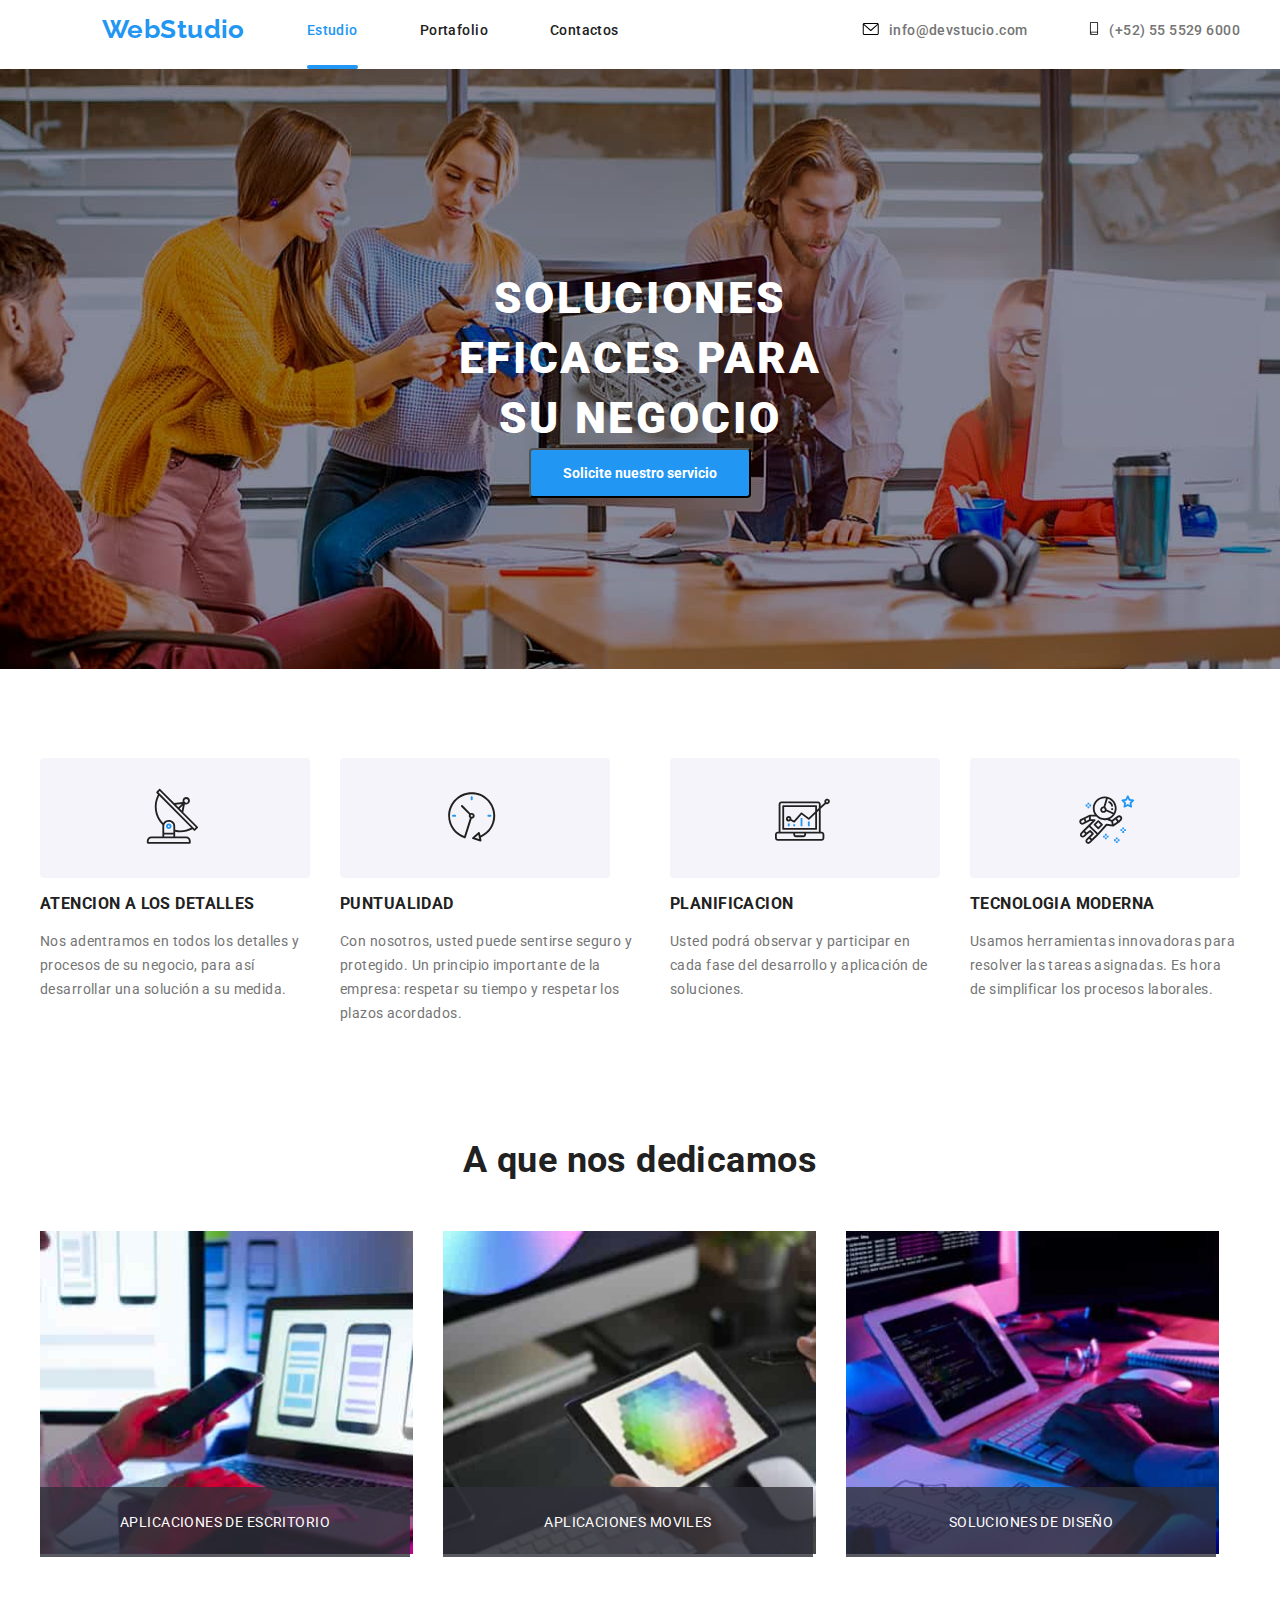
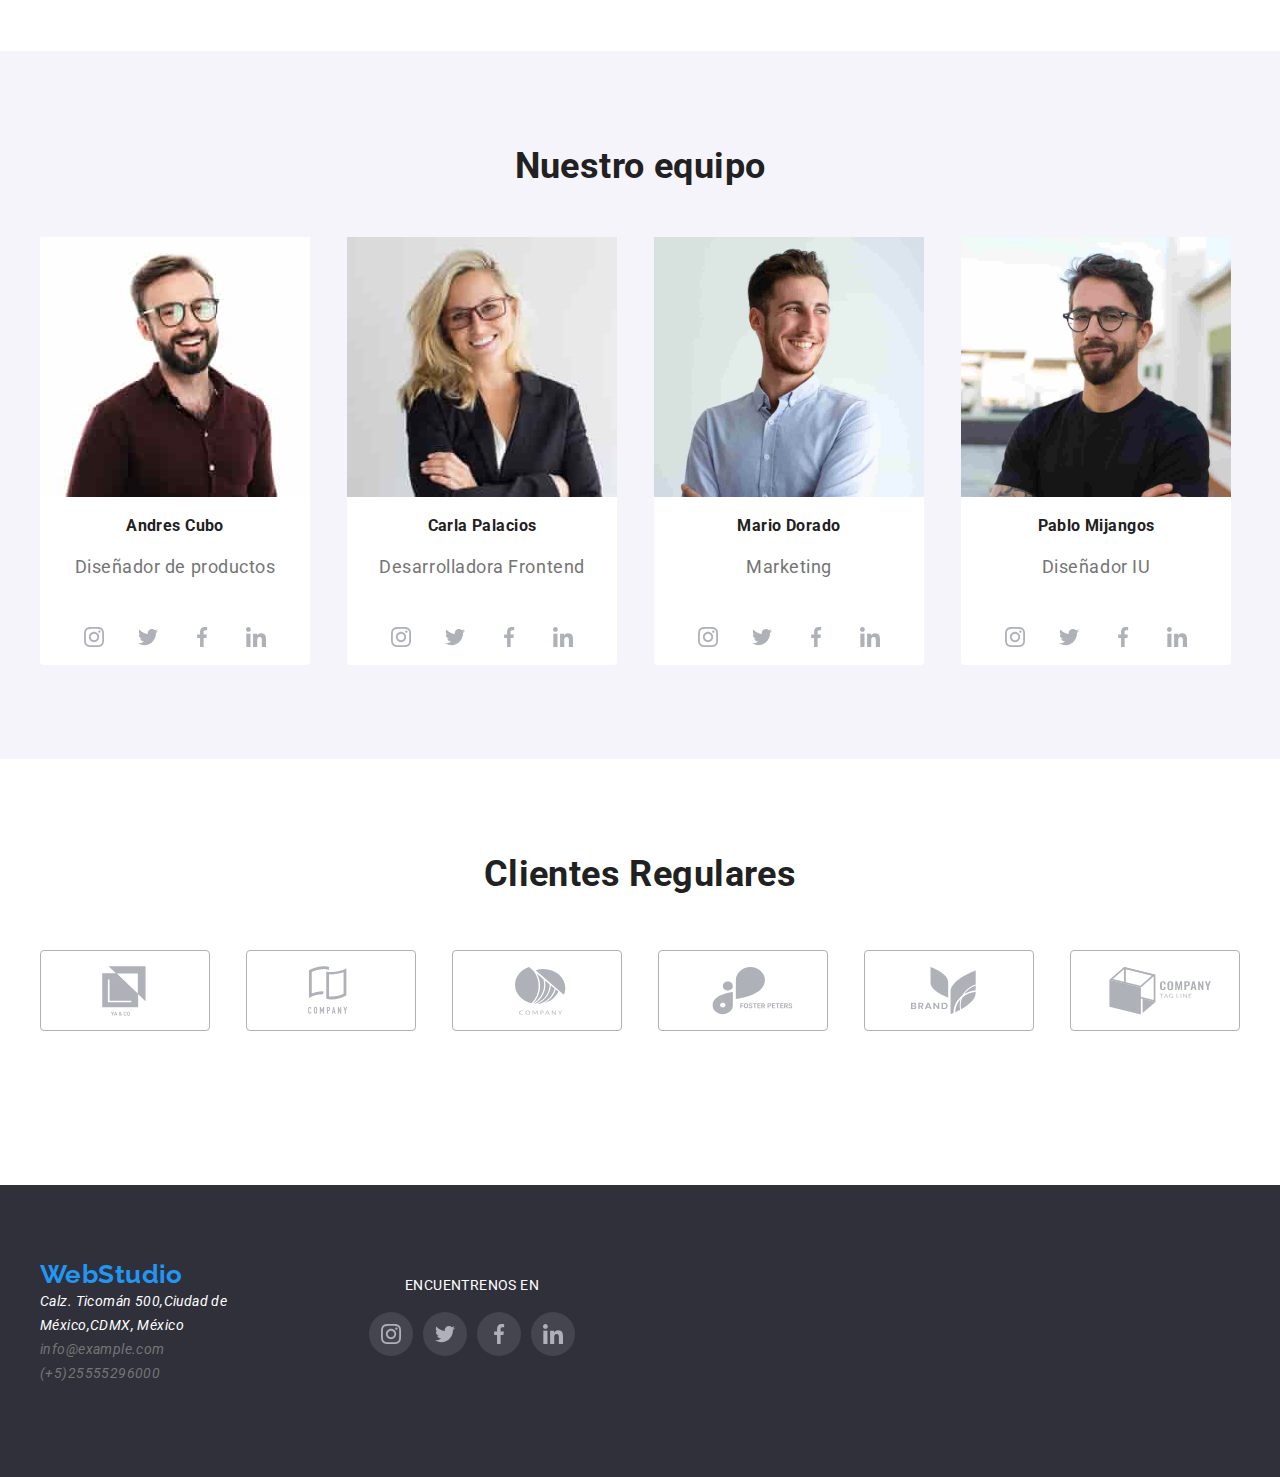
<file: index.html>
<!DOCTYPE html>
<html lang="en">
  <head>
    <meta charset="UTF-8" />
    <meta name="viewport" content="width=device-width, initial-scale=1.0" />
    <title>Document</title>
    <link
      rel="stylesheet"
      href="https://cdnjs.cloudflare.com/ajax/libs/modern-normalize/1.0.0/modern-normalize.min.css"
    />
    <link rel="stylesheet" href="./css/styles.css" />
  </head>
  <body>
    <header class="container">
      <div class="container2">
        <nav class="clasenav">
          <ul class="list flex-navegation-header">
            <li>
              <a href="./index.html" class="logo">WebStudio</a>
            </li>
            <li>
              <a href="./index.html" class="connection1 active">Estudio</a>
            </li>
            <li>
              <a href="./portafolio.html" class="connection1">Portafolio</a>
            </li>
            <li>
              <a href="#" class="connection1">Contactos</a>
            </li>
          </ul>
        </nav>
      </div>
      <ul class="list flex-navegation-header2">
        <ul class="list header-aboutphone">
          <li>
            <a href="#" class="connection">
              <svg class="icon-header padding0" width="25px" height="12px">
                <use
                  href="./images/icons/symbol-defs.svg#icon-about"
                ></use></svg
              >info@devstucio.com</a
            >
          </li>
        </ul>
        <ul class="list header-aboutphone">
          <li>
            <a href="#" class="connection">
              <svg class="icon-header" width="10px" height="13px">
                <use
                  href="./images/icons/symbol-defs.svg#icon-smarphone"
                ></use></svg
              >(+52) 55 5529 6000</a
            >
          </li>
        </ul>
      </ul>
    </header>
    <main>
      <div class="fondo">
        <section class="box">
          <h1 class="title1">
            SOLUCIONES EFICACES PARA <br />
            SU NEGOCIO
          </h1>
          <button type="button" data-modal-open>
            Solicite nuestro servicio
          </button>
          <div class="backdrop is-hidden" data-modal>
            <div class="modal">
              <button type="button-modal" data-modal-close>Close</button>
            </div>
          </div>
          <script src="app.js"></script>
        </section>
      </div>
      <section>
        <div class="container padding0">
          <ul class="list icons-list">
            <li class="icons-items">
              <svg class="icon" width="270px" height="120px">
                <use
                  href="./images/icons/symbol-defs.svg#icon-antena-1"
                  class="images-icon"
                ></use>
              </svg>
              <h3 class="title3">ATENCION A LOS DETALLES</h3>
              <p class="paragraph">
                Nos adentramos en todos los detalles y procesos de su negocio,
                para así desarrollar una solución a su medida.
              </p>
            </li>

            <li>
              <svg class="icon" width="270px" height="120px">
                <use href="./images/icons/symbol-defs.svg#icon-reloj-1"></use>
              </svg>
              <h3 class="title3">PUNTUALIDAD</h3>
              <p class="paragraph">
                Con nosotros, usted puede sentirse seguro y protegido. Un
                principio importante de la empresa: respetar su tiempo y
                respetar los plazos acordados.
              </p>
            </li>
            <li>
              <svg class="icon" width="270px" height="120px">
                <use
                  href="./images/icons/symbol-defs.svg#icon-diagrama-1"
                ></use>
              </svg>
              <h3 class="title3">PLANIFICACION</h3>
              <p class="paragraph">
                Usted podrá observar y participar en cada fase del desarrollo y
                aplicación de soluciones.
              </p>
            </li>
            <li>
              <svg class="icon" width="270px" height="120px">
                <use
                  href="./images/icons/symbol-defs.svg#icon-astronauta-1"
                ></use>
              </svg>
              <h3 class="title3">TECNOLOGIA MODERNA</h3>
              <p class="paragraph">
                Usamos herramientas innovadoras para resolver las tareas
                asignadas. Es hora de simplificar los procesos laborales.
              </p>
            </li>
          </ul>
        </div>
      </section>
      <section>
        <div class="container padding0">
          <ul class="list">
            <li>
              <h2 class="title2-dedicamos margin0">A que nos dedicamos</h2>
            </li>
          </ul>
          <ul class="list flex-images1">
            <li>
              <div class="posision-relative-index">
                <img src="./images/1.jpg" width="373" height="323" alt="" />
                <p class="posision-absolute-index margin0">
                  APLICACIONES DE ESCRITORIO
                </p>
              </div>
            </li>
            <li>
              <div class="posision-relative-index">
                <img src="./images/2.jpg" width="373" height="323" alt="" />
                <p class="posision-absolute-index margin0">
                  APLICACIONES MOVILES
                </p>
              </div>
            </li>
            <li>
              <div class="posision-relative-index">
                <img src="./images/3.jpg" width="373" height="323" alt="" />
                <p class="posision-absolute-index margin0">
                  SOLUCIONES DE DISEÑO
                </p>
              </div>
            </li>
          </ul>
        </div>
      </section>
      <section class="box3">
        <div class="container padding0">
          <ul class="list">
            <li>
              <h2 class="title2">Nuestro equipo</h2>
            </li>
          </ul>
          <ul class="list flex-images2">
            <li>
              <div class="card">
                <img src="./images/5.jpg" width="270" height="260" alt="" />
                <h3 class="title3">Andres Cubo</h3>
                <p class="paragraph-card">Diseñador de productos</p>
                <ul class="list icons-list-nuestro-equipo padding0">
                  <a
                    class="a-icons-items-nuestro-equipo"
                    href="javascript:void(0)"
                  >
                    <li class="icons-items-nuestro-equipo">
                      <svg class="icons-nuestroequipo" width="20px" height="20">
                        <use
                          href="./images/icons/symbol-defs.svg#icon-instagram"
                        ></use>
                      </svg>
                    </li>
                  </a>
                  <a
                    class="a-icons-items-nuestro-equipo"
                    href="javascript:void(0)"
                  >
                    <li class="icons-items-nuestro-equipo">
                      <svg class="icons-nuestroequipo" width="20px" height="20">
                        <use
                          href="./images/icons/symbol-defs.svg#icon-twitter"
                        ></use>
                      </svg>
                    </li>
                  </a>
                  <a
                    class="a-icons-items-nuestro-equipo"
                    href="javascript:void(0)"
                  >
                    <li class="icons-items-nuestro-equipo">
                      <svg class="icons-nuestroequipo" width="20px" height="20">
                        <use
                          href="./images/icons/symbol-defs.svg#icon-facbook"
                        ></use>
                      </svg>
                    </li>
                  </a>
                  <a
                    class="a-icons-items-nuestro-equipo"
                    href="javascript:void(0)"
                  >
                    <li class="icons-items-nuestro-equipo">
                      <svg class="icons-nuestroequipo" width="20px" height="20">
                        <use
                          href="./images/icons/symbol-defs.svg#icon-linkedin"
                        ></use>
                      </svg>
                    </li>
                  </a>
                </ul>
              </div>
            </li>
            <li>
              <div class="card">
                <img src="./images/6.jpg" width="270" height="260" alt="" />
                <h3 class="title3">Carla Palacios</h3>
                <p class="paragraph-card">Desarrolladora Frontend</p>
                <ul class="list icons-list-nuestro-equipo padding0">
                  <a
                    class="a-icons-items-nuestro-equipo"
                    href="javascript:void(0)"
                  >
                    <li class="icons-items-nuestro-equipo">
                      <svg class="icons-nuestroequipo" width="20px" height="20">
                        <use
                          href="./images/icons/symbol-defs.svg#icon-instagram"
                        ></use>
                      </svg>
                    </li>
                  </a>
                  <a
                    class="a-icons-items-nuestro-equipo"
                    href="javascript:void(0)"
                  >
                    <li class="icons-items-nuestro-equipo">
                      <svg class="icons-nuestroequipo" width="20px" height="20">
                        <use
                          href="./images/icons/symbol-defs.svg#icon-twitter"
                        ></use>
                      </svg>
                    </li>
                  </a>
                  <a
                    class="a-icons-items-nuestro-equipo"
                    href="javascript:void(0)"
                  >
                    <li class="icons-items-nuestro-equipo">
                      <svg class="icons-nuestroequipo" width="20px" height="20">
                        <use
                          href="./images/icons/symbol-defs.svg#icon-facbook"
                        ></use>
                      </svg>
                    </li>
                  </a>
                  <a
                    class="a-icons-items-nuestro-equipo"
                    href="javascript:void(0)"
                  >
                    <li class="icons-items-nuestro-equipo">
                      <svg class="icons-nuestroequipo" width="20px" height="20">
                        <use
                          href="./images/icons/symbol-defs.svg#icon-linkedin"
                        ></use>
                      </svg>
                    </li>
                  </a>
                </ul>
              </div>
            </li>
            <li>
              <div class="card">
                <img src="./images/7.jpg" width="270" height="260" alt="" />
                <h3 class="title3">Mario Dorado</h3>
                <p class="paragraph-card">Marketing</p>
                <ul class="list icons-list-nuestro-equipo padding0">
                  <a
                    class="a-icons-items-nuestro-equipo"
                    href="javascript:void(0)"
                  >
                    <li class="icons-items-nuestro-equipo">
                      <svg class="icons-nuestroequipo" width="20px" height="20">
                        <use
                          href="./images/icons/symbol-defs.svg#icon-instagram"
                        ></use>
                      </svg>
                    </li>
                  </a>
                  <a
                    class="a-icons-items-nuestro-equipo"
                    href="javascript:void(0)"
                  >
                    <li class="icons-items-nuestro-equipo">
                      <svg class="icons-nuestroequipo" width="20px" height="20">
                        <use
                          href="./images/icons/symbol-defs.svg#icon-twitter"
                        ></use>
                      </svg>
                    </li>
                  </a>
                  <a
                    class="a-icons-items-nuestro-equipo"
                    href="javascript:void(0)"
                  >
                    <li class="icons-items-nuestro-equipo">
                      <svg class="icons-nuestroequipo" width="20px" height="20">
                        <use
                          href="./images/icons/symbol-defs.svg#icon-facbook"
                        ></use>
                      </svg>
                    </li>
                  </a>
                  <a
                    class="a-icons-items-nuestro-equipo"
                    href="javascript:void(0)"
                  >
                    <li class="icons-items-nuestro-equipo">
                      <svg class="icons-nuestroequipo" width="20px" height="20">
                        <use
                          href="./images/icons/symbol-defs.svg#icon-linkedin"
                        ></use>
                      </svg>
                    </li>
                  </a>
                </ul>
              </div>
            </li>
            <li>
              <div class="card">
                <img src="./images/8.jpg" width="270" height="260" alt="" />
                <h3 class="title3">Pablo Mijangos</h3>
                <p class="paragraph-card">Diseñador IU</p>
                <ul class="list icons-list-nuestro-equipo padding0">
                  <a
                    class="a-icons-items-nuestro-equipo"
                    href="javascript:void(0)"
                  >
                    <li class="icons-items-nuestro-equipo">
                      <svg class="icons-nuestroequipo" width="20px" height="20">
                        <use
                          href="./images/icons/symbol-defs.svg#icon-instagram"
                        ></use>
                      </svg>
                    </li>
                  </a>
                  <a
                    class="a-icons-items-nuestro-equipo"
                    href="javascript:void(0)"
                  >
                    <li class="icons-items-nuestro-equipo">
                      <svg class="icons-nuestroequipo" width="20px" height="20">
                        <use
                          href="./images/icons/symbol-defs.svg#icon-twitter"
                        ></use>
                      </svg>
                    </li>
                  </a>
                  <a
                    class="a-icons-items-nuestro-equipo"
                    href="javascript:void(0)"
                  >
                    <li class="icons-items-nuestro-equipo">
                      <svg class="icons-nuestroequipo" width="20px" height="20">
                        <use
                          href="./images/icons/symbol-defs.svg#icon-facbook"
                        ></use>
                      </svg>
                    </li>
                  </a>
                  <a
                    class="a-icons-items-nuestro-equipo"
                    href="javascript:void(0)"
                  >
                    <li class="icons-items-nuestro-equipo">
                      <svg class="icons-nuestroequipo" width="20px" height="20">
                        <use
                          href="./images/icons/symbol-defs.svg#icon-linkedin"
                        ></use>
                      </svg>
                    </li>
                  </a>
                </ul>
              </div>
            </li>
          </ul>
        </div>
      </section>
    </main>
    <section class="container-clientes-regulares padding0">
      <div class="container padding0">
        <h2 class="title2 margin0">Clientes Regulares</h2>
        <ul class="list icons-list2">
          <a class="focus-svg" href="javascript:void(0)">
            <li class="">
              <svg class="icon2" width="170px" height="81px">
                <use href="./images/icons/symbol-defs.svg#icon-grup1"></use>
              </svg>
            </li>
          </a>
          <a class="focus-svg" href="javascript:void(0)">
            <li>
              <svg class="icon2" width="170px" height="81px">
                <use href="./images/icons/symbol-defs.svg#icon-grup2"></use>
              </svg>
            </li>
          </a>
          <a class="focus-svg" href="javascript:void(0)">
            <li class="centrar">
              <svg class="icon2" width="170px" height="81px">
                <use href="./images/icons/symbol-defs.svg#icon-grup3"></use>
              </svg>
            </li>
          </a>
          <a class="focus-svg" href="javascript:void(0)">
            <li>
              <svg class="icon2" width="170px" height="81px">
                <use href="./images/icons/symbol-defs.svg#icon-grup4"></use>
              </svg>
            </li>
          </a>
          <a class="focus-svg" href="javascript:void(0)">
            <li>
              <svg class="icon2" width="170px" height="81px">
                <use href="./images/icons/symbol-defs.svg#icon-grup5"></use>
              </svg>
            </li>
          </a>
          <a class="focus-svg" href="javascript:void(0)">
            <li>
              <svg class="icon2" width="170px" height="81px">
                <use href="./images/icons/symbol-defs.svg#icon-grup6"></use>
              </svg>
            </li>
          </a>
        </ul>
      </div>
    </section>
    <footer class="box2">
      <div class="container footer-class">
        <div>
          <a href="#" class="logo">WebStudio</a>
          <address>
            <ul class="list padding0">
              <li>
                <a href="#" class="connectionfooter1"
                  >Calz. Ticomán 500,Ciudad de México,CDMX, México</a
                >
              </li>
              <li>
                <a href="#" class="connectionfooter">info@example.com</a>
              </li>
              <li>
                <a href="#" class="connectionfooter">(+5)25555296000</a>
              </li>
            </ul>
          </address>
        </div>
        <div class="footer-class2">
          <p class="paragraph-footer">ENCUENTRENOS EN</p>
          <ul class="list icons-list-nuestro-equipo padding0">
            <a class="a-icons-items-nuestro-equipo" href="javascript:void(0)">
              <li class="icons-items-footer">
                <svg class="icons-nuestroequipo" width="20px" height="20">
                  <use
                    href="./images/icons/symbol-defs.svg#icon-instagram"
                  ></use>
                </svg>
              </li>
            </a>
            <a class="a-icons-items-nuestro-equipo" href="javascript:void(0)">
              <li class="icons-items-footer">
                <svg class="icons-nuestroequipo" width="20px" height="20">
                  <use href="./images/icons/symbol-defs.svg#icon-twitter"></use>
                </svg>
              </li>
            </a>
            <a class="a-icons-items-nuestro-equipo" href="javascript:void(0)">
              <li class="icons-items-footer">
                <svg class="icons-nuestroequipo" width="20px" height="20">
                  <use href="./images/icons/symbol-defs.svg#icon-facbook"></use>
                </svg>
              </li>
            </a>
            <a class="a-icons-items-nuestro-equipo" href="javascript:void(0)">
              <li class="icons-items-footer">
                <svg class="icons-nuestroequipo" width="20px" height="20">
                  <use
                    href="./images/icons/symbol-defs.svg#icon-linkedin"
                  ></use>
                </svg>
              </li>
            </a>
          </ul>
        </div>
      </div>
    </footer>
  </body>
</html>
</file>
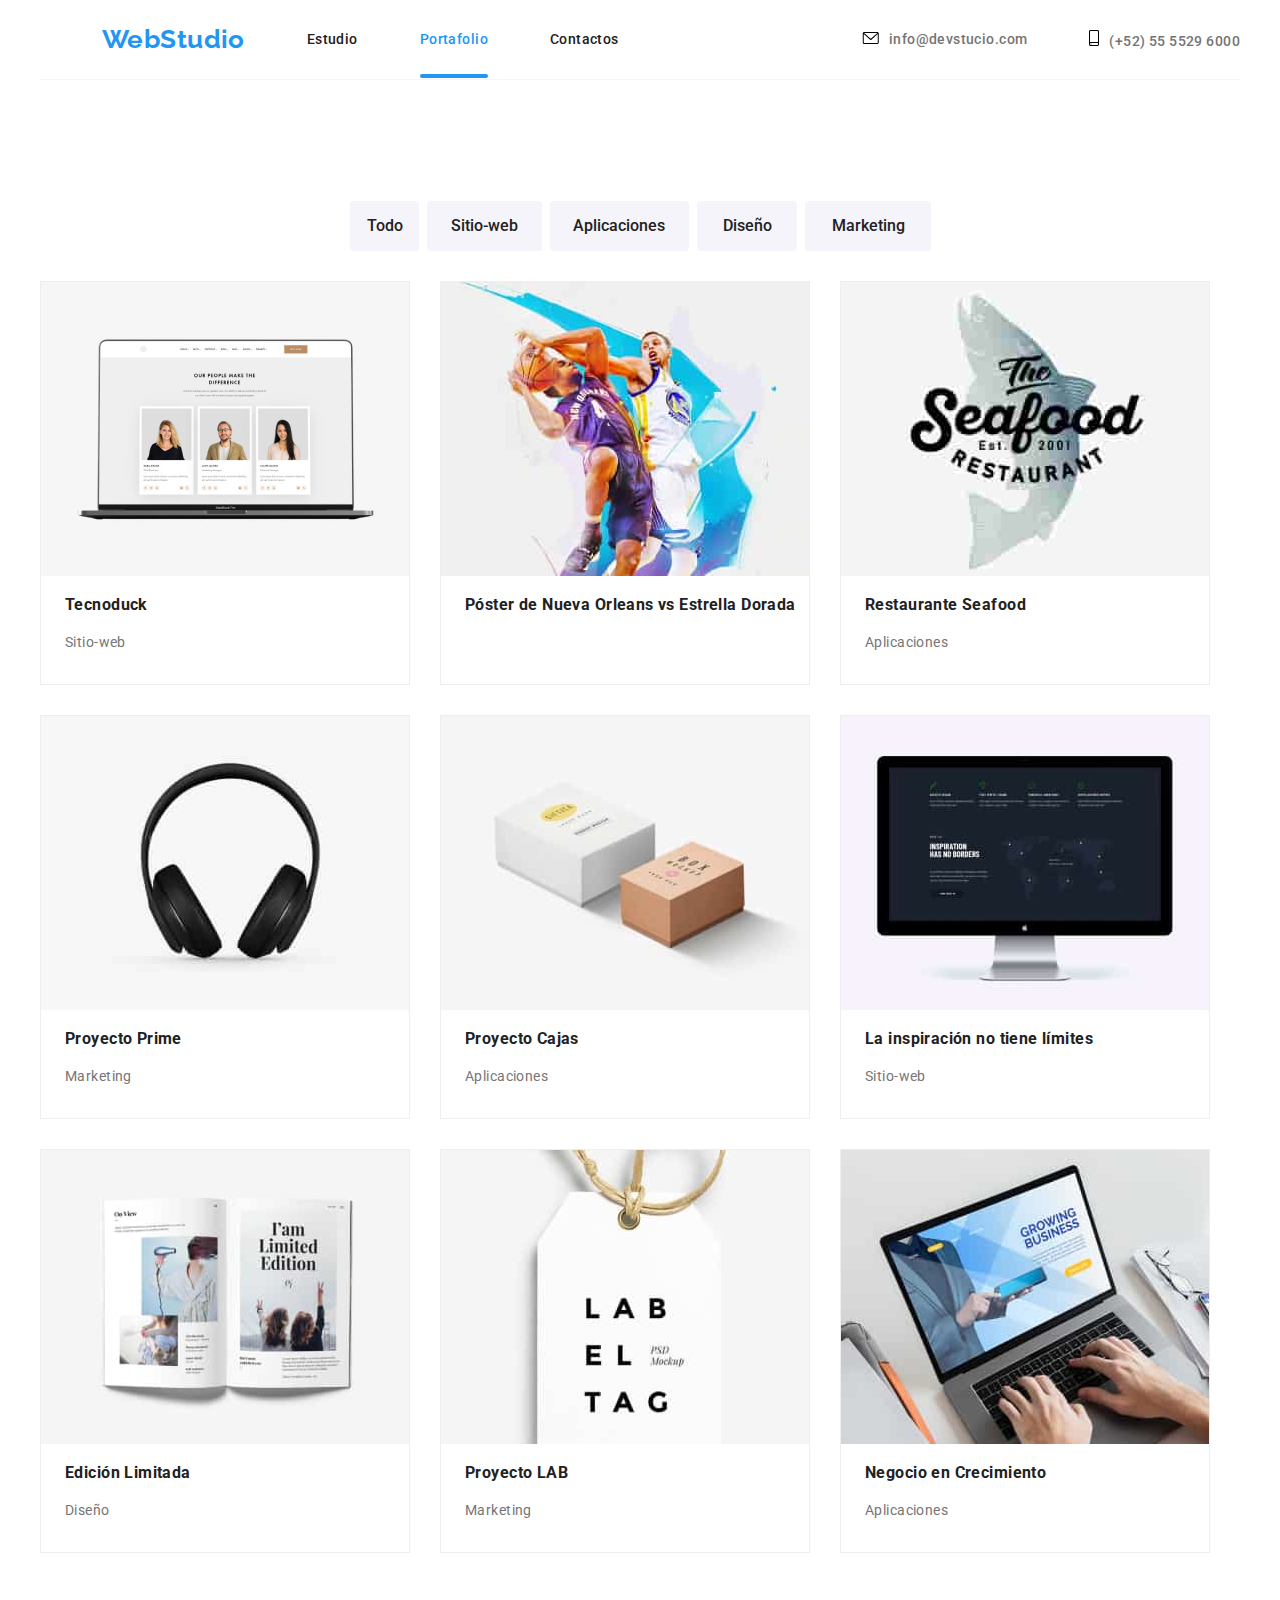
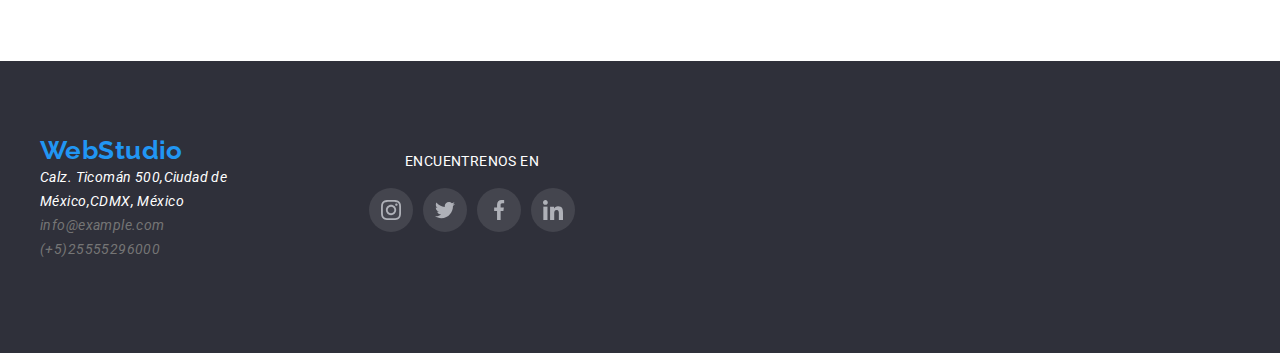
<file: portafolio.html>
<!DOCTYPE html>
<html lang="en">
  <head>
    <meta charset="UTF-8" />
    <meta name="viewport" content="width=device-width, initial-scale=1.0" />
    <title>Document</title>
    <link
      rel="stylesheet"
      href="https://cdnjs.cloudflare.com/ajax/libs/modern-normalize/1.0.0/modern-normalize.min.css"
    />
    <link rel="stylesheet" href="./css/styles.css" />
  </head>
  <body>
    <header class="container border">
      <div class="container2">
        <nav class="clasenav">
          <ul class="list flex-navegation-header">
            <li>
              <a href="./index.html" class="logo">WebStudio</a>
            </li>
            <li>
              <a href="./index.html" class="connection1">Estudio</a>
            </li>
            <li>
              <a href="./portafolio.html" class="connection1 active"
                >Portafolio</a
              >
            </li>
            <li>
              <a href="#" class="connection1">Contactos</a>
            </li>
          </ul>
        </nav>
      </div>
      <ul class="list flex-navegation-header2">
        <ul class="list header-aboutphone">
          <li>
            <a href="#" class="connection">
              <svg class="icon-header padding0" width="25px" height="12px">
                <use
                  href="./images/icons/symbol-defs.svg#icon-about"
                ></use></svg
              >info@devstucio.com</a
            >
          </li>
        </ul>
        <ul class="list header-aboutphone">
          <li>
            <a href="#" class="connection"
              ><svg class="icon-header" width="10px" height="16px">
                <use
                  href="./images/icons/symbol-defs.svg#icon-smarphone"
                ></use></svg
              >(+52) 55 5529 6000</a
            >
          </li>
        </ul>
      </ul>
    </header>

    <main>
      <section>
        <h1 class="Portafolio">Portafolio</h1>
        <div class="container">
          <ul class="list flex-button2">
            <li>
              <button class="button2 Todo" type="button">Todo</button>
            </li>
            <li>
              <button class="button2 Sitio-web" type="button">Sitio-web</button>
            </li>
            <li>
              <button class="button2 Aplicaciones" type="button">
                Aplicaciones
              </button>
            </li>
            <li>
              <button class="button2 Diseño" type="button">Diseño</button>
            </li>
            <li>
              <button class="button2 Marketing" type="button">Marketing</button>
            </li>
          </ul>
        </div>
        <div class="container">
          <ul class="list works padding0">
            <li>
              <div class="margin0">
                <div class="card-portafolio">
                <div class="posision-relative">
                  <img
                    src="./images/image 1.jpg"
                    width="370"
                    height="294"
                    alt=""
                  />
                  <p
                    class="paragraph-card-portafolio posision-absolute margin0"
                  >
                    Tecnoduck es una plataforma de distribución de coronavirus
                    de última generación. Las compañías usan esta plataforma
                    para el espionaje digital y los ataques a los servidores
                    seguros de la competencia.
                  </p>
                </div>
                <h3 class="title3-portafolio">Tecnoduck</h3>
                <p class="paragraph">Sitio-web</p>
              </div>
            </li>
            <li>
              <div class="card-portafolio">
                <div class="posision-relative">
                <img
                  src="./images/image 2.jpg"
                  width="370"
                  height="294"
                  alt=""
                />
                <p class="paragraph-card-portafolio posision-absolute margin0">
                  Tecnoduck es una plataforma de distribución de coronavirus de
                  última generación. Las compañías usan esta plataforma para el
                  espionaje digital y los ataques a los servidores seguros de la
                  competencia.
                </p>
              </div>
                <h3 class="title3-portafolio">
                  Póster de Nueva Orleans vs Estrella Dorada
                </h3>
              </div>
            </li>
            <li>
              <div class="card-portafolio">
                <div class="posision-relative">
                <img
                  src="./images/image 3.jpg"
                  width="370"
                  height="294"
                  alt=""
                />
                <p class="paragraph-card-portafolio posision-absolute margin0">
                  Tecnoduck es una plataforma de distribución de coronavirus de
                  última generación. Las compañías usan esta plataforma para el
                  espionaje digital y los ataques a los servidores seguros de la
                  competencia.
                </p>
              </div>
                <h3 class="title3-portafolio">Restaurante Seafood</h3>
                <p class="paragraph">Aplicaciones</p>
              </div>
            </li>
            <li>
              <div class="card-portafolio">
                <div class="posision-relative">
                <img
                  src="./images/image 4.jpg"
                  width="370"
                  height="294"
                  alt=""
                />
                <p class="paragraph-card-portafolio posision-absolute margin0">
                  Tecnoduck es una plataforma de distribución de coronavirus de
                  última generación. Las compañías usan esta plataforma para el
                  espionaje digital y los ataques a los servidores seguros de la
                  competencia.
                </p>
              </div>
                <h3 class="title3-portafolio">Proyecto Prime</h3>
                <p class="paragraph">Marketing</p>
              </div>
            </li>
            <li>
              <div class="card-portafolio">
                <div class="posision-relative">
                <img
                  src="./images/image 5.jpg"
                  width="370"
                  height="294"
                  alt=""
                />
                <p class="paragraph-card-portafolio posision-absolute margin0">
                  Tecnoduck es una plataforma de distribución de coronavirus de
                  última generación. Las compañías usan esta plataforma para el
                  espionaje digital y los ataques a los servidores seguros de la
                  competencia.
                </p>
              </div>
                <h3 class="title3-portafolio">Proyecto Cajas</h3>
                <p class="paragraph">Aplicaciones</p>
              </div>
            </li>
            <li>
              <div class="card-portafolio">
                <div class="posision-relative">
                <img
                  src="./images/image 6.jpg"
                  width="370"
                  height="294"
                  alt=""
                />
                <p class="paragraph-card-portafolio posision-absolute margin0">
                  Tecnoduck es una plataforma de distribución de coronavirus de
                  última generación. Las compañías usan esta plataforma para el
                  espionaje digital y los ataques a los servidores seguros de la
                  competencia.
                </p>
              </div>
                <h3 class="title3-portafolio">
                  La inspiración no tiene límites
                </h3>
                <p class="paragraph">Sitio-web</p>
              </div>
            </li>
            <li>
              <div class="card-portafolio">
                <div class="posision-relative">
                <img
                  src="./images/image 7.jpg"
                  width="370"
                  height="294"
                  alt=""
                />
                <p class="paragraph-card-portafolio posision-absolute margin0">
                  Tecnoduck es una plataforma de distribución de coronavirus de
                  última generación. Las compañías usan esta plataforma para el
                  espionaje digital y los ataques a los servidores seguros de la
                  competencia.
                </p>
              </div>
                <h3 class="title3-portafolio">Edición Limitada</h3>
                <p class="paragraph">Diseño</p>
              </div>
            </li>
            <li>
              <div class="card-portafolio">
                <div class="posision-relative">
                <img
                  src="./images/image 8.jpg"
                  width="370"
                  height="294"
                  alt=""
                />
                <p class="paragraph-card-portafolio posision-absolute margin0">
                  Tecnoduck es una plataforma de distribución de coronavirus de
                  última generación. Las compañías usan esta plataforma para el
                  espionaje digital y los ataques a los servidores seguros de la
                  competencia.
                </p>
              </div>
                <h3 class="title3-portafolio">Proyecto LAB</h3>
                <p class="paragraph">Marketing</p>
              </div>
            </li>
            <li>
              <div class="card-portafolio">
                <div class="posision-relative">
                <img
                  src="./images/image 9.jpg"
                  width="370"
                  height="294"
                  alt=""
                />
                <p class="paragraph-card-portafolio posision-absolute margin0">
                  Tecnoduck es una plataforma de distribución de coronavirus de
                  última generación. Las compañías usan esta plataforma para el
                  espionaje digital y los ataques a los servidores seguros de la
                  competencia.
                </p>
              </div>
                <h3 class="title3-portafolio">Negocio en Crecimiento</h3>
                <p class="paragraph">Aplicaciones</p>
              </div>
            </li>
          </ul>
        </div>
      </section>
    </main>
    <footer class="box2">
      <div class="container footer-class">
        <div>
          <a href="#" class="logo">WebStudio</a>
          <address>
            <ul class="list padding0">
              <li>
                <a href="#" class="connectionfooter1"
                  >Calz. Ticomán 500,Ciudad de México,CDMX, México</a
                >
              </li>
              <li>
                <a href="#" class="connectionfooter">info@example.com</a>
              </li>
              <li>
                <a href="#" class="connectionfooter">(+5)25555296000</a>
              </li>
            </ul>
          </address>
        </div>
        <div class="footer-class2">
          <p class="paragraph-footer">ENCUENTRENOS EN</p>
          <ul class="list icons-list-nuestro-equipo padding0">
            <a class="a-icons-items-nuestro-equipo" href="javascript:void(0)">
              <li class="icons-items-footer">
                <svg class="icons-nuestroequipo" width="20px" height="20">
                  <use
                    href="./images/icons/symbol-defs.svg#icon-instagram"
                  ></use>
                </svg>
              </li>
            </a>
            <a class="a-icons-items-nuestro-equipo" href="javascript:void(0)">
              <li class="icons-items-footer">
                <svg class="icons-nuestroequipo" width="20px" height="20">
                  <use href="./images/icons/symbol-defs.svg#icon-twitter"></use>
                </svg>
              </li>
            </a>
            <a class="a-icons-items-nuestro-equipo" href="javascript:void(0)">
              <li class="icons-items-footer">
                <svg class="icons-nuestroequipo" width="20px" height="20">
                  <use href="./images/icons/symbol-defs.svg#icon-facbook"></use>
                </svg>
              </li>
            </a>
            <a class="a-icons-items-nuestro-equipo" href="javascript:void(0)">
              <li class="icons-items-footer">
                <svg class="icons-nuestroequipo" width="20px" height="20">
                  <use
                    href="./images/icons/symbol-defs.svg#icon-linkedin"
                  ></use>
                </svg>
              </li>
            </a>
          </ul>
        </div>
      </div>
    </footer>
  </body>
</html>
</file>
<file: css/styles.css>
@import url("https://fonts.googleapis.com/css2?family=Raleway:ital,wght@0,100;0,200;0,300;0,400;0,500;0,600;0,700;0,800;0,900;1,100;1,200;1,300;1,400;1,500;1,600;1,700;1,800;1,900&family=Roboto:ital,wght@0,100;0,300;0,400;0,500;0,700;0,900;1,100;1,300;1,400;1,500;1,700;1,900&display=swap");

@import url("https://fonts.googleapis.com/css2?family=Raleway:ital,wght@0,100;0,200;0,400;0,500;0,600;0,700;0,800;0,900;1,100;1,200;1,300;1,400;1,500;1,600;1,700;1,800;1,900&family=Roboto:ital,wght@0,100;0,300;0,400;0,500;0,700;0,900;1,100;1,300;1,400;1,500;1,700;1,900&display=swap");

:root {
  --color1: rgb(33, 33, 33);
  --color2: rgb(117, 117, 117);
  --color3: rgb(255, 255, 255);
  --color4: rgb(33, 150, 243);
  --color5: rgb(245, 244, 250);
  --color6: rgb(175, 177, 184);
}

header {
  display: flex;
  align-items: center;
  justify-content: space-between;
  /* display: grid;
  grid-template-columns: 50% 50%; */
  /* background-color: rgb(30, 0, 255); */
  /* padding: 32px 32px; */
  /* padding: 0; */
}
.border {
  height: 80px;
  border-bottom: 1px solid var(--color5);
}
.container {
  /* background-color: red; */
  width: 1200px;
  margin: 0 auto;
  padding: 15px 0;

  /* justify-content: center; */
}
.container2 {
  /* background-color: rgb(0, 47, 255);
  display: flex;
  justify-content: center;
  align-items: center;
  margin: 0px;
  padding: 0px;
  align-content: center; */
  /* background-color: gray; */
  /* width: 100%; */
  /* margin-left: 50px; */
  padding: 0px;

  /* Ajusta el margen derecho para centrar */
}
.clasenav {
  /* background-color: green; */
  padding: 0px;
  margin: 0;
  /* gap: 62px; */
  /* width: 100%; */
}
.flex-navegation-header {
  /* background-color: blue; */
  display: flex;
  align-items: center;
  justify-content: start;
  align-content: start;
  justify-items: start;

  padding-top: 32px;
}

.logo {
  text-decoration: none;
  color: var(--color4);
  font-size: 26px;
  font-family: "Raleway", sans-serif;
  line-height: 1.15;
  font-weight: 700;
  padding: 32px 0px;
  /* background-color: blue; */
  margin: 0;
}

.flex-navegation-header2 {
  display: flex;
  gap: 62px;
  align-items: center;
  padding-top: 32px;
  /* background-color: orange; */
}
.box {
  color: var(--color3);
  background-color: rgb(47, 48, 58);
  font-family: "Roboto", sans-serif;
  font-weight: 900;
  height: 600px;
  display: grid;
  align-items: center;
  justify-items: center;
  margin-bottom: 89px;
  margin-top: 9px;
  padding-bottom: 200px;
  background-image: url(../images/image10.jpg);
  background-size: cover;
  background-position: center;
}
.box2 {
  background-color: rgb(47, 48, 58);
  /* height: 252px; */
  height: 292px;
  padding-top: 60px;
  padding-bottom: 60px;
  margin-top: 93px;
}

.box3 {
  background-color: var(--color5);
  margin-top: 94px;
  padding-bottom: 94px;
  text-align: center;
}

button {
  background-color: var(--color4);
  color: var(--color3);
  cursor: pointer;
  border-radius: 4px;
  padding: 10px 32px 10px 32px;
  font-family: "Roboto", sans-serif;
  font-weight: 700;
  height: 50px;
  left: 666px;
  top: 430px;
}

.button2 {
  background-color: var(--color5);
  color: var(--color1);
  cursor: pointer;
  text-align: center;
  border-radius: 4px;
  border: 0;
  font-size: 16px;
  font-family: "Roboto", sans-serif;
  font-weight: 500;
  row-gap: 8px;
  margin-top: 106px;
  transition: color 250ms cubic-bezier(0.4, 0, 0.2, 1);
}

.button2:hover {
  background-color: var(--color4);
  color: var(--color3);
}
.button2:focus {
  background-color: var(--color4);
  color: var(--color3);
}

.connection1 {
  text-decoration: none;
  color: var(--color1);
  line-height: 1, 17;
  font-weight: 500;
  position: relative;
  /* column-gap: 50px; */
}
.connection1::after
  .connection1:focus:after
  .connection1:hover:after
  .connection1:active:after {
  content: "";
  position: absolute;
  left: 0px;
  bottom: -31px;
  display: inline-block;
  width: 100%;
  height: 4px;
  background-color: var(--color4);
  border-radius: 2px;
}
.connection1 {
  transition: color 250ms cubic-bezier(0.4, 0, 0.2, 1);
}
.connection1:hover {
  color: var(--color4);
}
.connection1:focus {
  color: var(--color4);
}
.active {
  color: var(--color4);
  position: relative;
}
.active::after {
  content: "";
  position: absolute;
  left: 0px;
  bottom: -31px;
  left: 0;
  display: inline-block;
  width: 100%;
  height: 4px;
  background-color: var(--color4);
  border-radius: 2px;
}

.icon-header {
  /* fill: var(--color6); */
  margin-right: 10px;
}
.icon-header {
  transition: fill 250ms cubic-bezier(0.4, 0, 0.2, 1);
}

.connection {
  text-decoration: none;
  line-height: 1.17;
  color: var(--color2);
  font-weight: 500;
}
.connection {
  transition: color 250ms cubic-bezier(0.4, 0, 0.2, 1);
}
.connection:hover {
  /* hay que usar los 2  */
  color: var(--color4);
  fill: var(--color4);
}
.connection:focus {
  /* hay que usar los 2  */
  color: var(--color4);
  fill: var(--color4);
}

.connectionfooter {
  text-decoration: none;
  line-height: 1.71;
  color: var(--color2);
  font-weight: 400;
}
.connectionfooter {
  transition: color 250ms cubic-bezier(0.4, 0, 0.2, 1);
}
.connectionfooter:focus {
  color: var(--color4);
}
.connectionfooter:hover {
  color: var(--color4);
}
.connectionfooter1 {
  text-decoration: none;
  line-height: 1.71;
  color: var(--color3);
  font-weight: 400;
}
.connectionfooter1 {
  transition: color 250ms cubic-bezier(0.4, 0, 0.2, 1);
}
.connectionfooter1:hover {
  color: var(--color4);
}
.connectionfooter1:focus {
  color: var(--color4);
}
.title3 {
  color: var(--color1);
  line-height: 1.17;
  font-weight: 700;
}
.title3-portafolio {
  color: var(--color1);
  line-height: 1.17;
  font-weight: 700;
  padding-left: 24px;
}
.title2 {
  color: var(--color1);
  font-size: 36px;
  line-height: 1.17;
  font-weight: 700;
  display: grid;
  justify-items: center;
  margin-bottom: 55px;
  text-align: center;
}
.title2-dedicamos {
  color: var(--color1);
  font-size: 36px;
  line-height: 1.17;
  font-weight: 700;
  display: grid;
  justify-items: center;
  padding-top: 99px;
  padding-bottom: 50px;
  text-align: center;
}

.box3 .title2 {
  color: var(--color1);
  font-size: 36px;
  line-height: 1.17;
  font-weight: 700;
  display: grid;
  justify-items: center;
  margin-bottom: 50px;
  padding-top: 94px;
}

.title1 {
  font-size: 44px;
  letter-spacing: 0.06em;
  line-height: 1.36;
  color: var(--color3);
  font-weight: 900;
  margin: 200px 452px 0px 452px;
  text-align: center;
}
.Portafolio {
  display: none;
}
.paragraph {
  color: var(--color2);
  line-height: 1.71;
  font-weight: 400;
}
.card-portafolio .paragraph{
  padding-left: 24px;
}
body {
  background-color: var(--color3);
  font-family: "Roboto", sans-serif;
  font-size: 14px;
  letter-spacing: 0.03em;
}
.visibility {
  visibility: hidden;
}

/*flex*/

.flex-navegation {
  display: flex;
  gap: 30px;
}
.flex-description {
  display: flex;
  margin-top: 30px;
  column-gap: 30px;
  height: 75px;
}
.flex-images1 {
  display: flex;
  gap: 30px;
  margin-top: 55px;
}
.flex-images2 {
  display: flex;
  gap: 37px;
  margin-top: 94px;
  margin-bottom: 94px;
}
ul {
  list-style: none;
}

.flex-navegation-header li {
  margin-left: 62px;
}

.flex-button2 {
  display: flex;
  justify-content: center;
  gap: 8px;
  margin-bottom: 50px;
}
.works {
  display: flex;
  flex-wrap: wrap;
  flex-basis: calc((100% - 2 * 30px) / 3);
  gap: 30px;
  margin-bottom: 82px;
}
.card {
  width: 270px;
  height: 428px;
  flex-shrink: 0;
  border-radius: 0px 0px 4px 4px;
  background: var(--color3);
  padding-bottom: 30px;
}
.card-portafolio {
  width: 370px;
  height: 404px;
  flex-shrink: 0;
  border: 1px solid rgb(238, 238, 238);
  background: var(--color3);
  padding-bottom: 20px;
  cursor: pointer;
}
.card-portafolio:hover {
  box-shadow: 1px 4px 6px 0px rgba(0, 0, 0, 0.16),
    0px 4px 4px 0px rgba(0, 0, 0, 0.06), 0px 1px 1px 0px rgba(0, 0, 0, 0.12);
}
.paragraph-card {
  color: var(--color2);
  line-height: 1.71;
  font-weight: 400;
  text-align: center;
  padding-bottom: 16px;
  font-family: "Roboto", sans-serif;
  font-size: 18px;
  font-style: normal;
  font-weight: 400;
  line-height: 28px; /* 155.556% */
  letter-spacing: 0.54px;
}
.padding0 {
  padding: 0;
}
.margin0 {
  margin: 0;
}
.border {
  height: 80px;
  border-bottom: 1px solid var(--color5);
}
.list {
  margin: 0px;
  padding: 0px;
}
.Todo {
  padding: 6px 16px 6px 17px;
}
.Sitio-web {
  padding: 6px 24px 6px 24px;
}
.Aplicaciones {
  padding: 6px 24px 6px 23px;
}
.Diseño {
  padding: 6px 25px 6px 26px;
}
.Marketing {
  padding: 6px 26px 6px 27px;
}

/*icons*/

.icons-list {
  display: flex;
  column-gap: 30px;
}
.icon {
  border-radius: 4px;
  background-color: var(--color5);
  display: flex;
  justify-content: center;
  align-items: center;
}

.icon2 {
  border-radius: 4px;
  border: 1px solid #afb1b8;
  fill: var(--color6);
  /* background-color: red; */
}
.icon2:hover {
  fill: var(--color4);
  border: 1px solid var(--color4);
}

.focus-svg:focus svg {
  fill: var(--color4);
  border: 1px solid var(--color4);
}

.li-icon2 {
  display: flex;
  justify-content: center;
  justify-items: center;
  align-content: center;
  background-color: red;
}
.icons-list2 {
  display: flex;
  justify-content: space-between;
  margin-bottom: 151px;
  margin-top: 55px;
}
.container-clientes-regulares {
  padding-top: 94px;
}
.icons-list-nuestro-equipo {
  display: flex;
  gap: 10px;
  justify-content: center;
}
.icons-items-nuestro-equipo {
  border-radius: 50px;
  width: 44px;
  height: 44px;
  background-color: var(--color3);
  display: flex;
  justify-content: center;
  align-items: center;
  transition: background-color 250ms cubic-bezier(0.4, 0, 0.2, 1);
}

.icons-items-nuestro-equipo:hover {
  background-color: var(--color4);
  cursor: pointer;
}
.icons-items-nuestro-equipo:focus {
  background-color: var(--color4);
  cursor: pointer;
}
.a-icons-items-nuestro-equipo svg {
  transition: fill 250ms cubic-bezier(0.4, 0, 0.2, 1);
}
.a-icons-items-nuestro-equipo:focus svg {
  fill: var(--color3);
}
.a-icons-items-nuestro-equipo:focus .icons-items-nuestro-equipo {
  background-color: var(--color4);
}

.a-icons-items-nuestro-equipo:focus .icons-items-footer {
  background-color: var(--color4);
}

.icons-items-nuestro-equipo:hover .icons-nuestroequipo,
.icons-nuestroequipo:hover {
  fill: var(--color3);
  /* Otros estilos si es necesario */
}
.icons-items-footer:hover .icons-nuestroequipo,
.icons-nuestroequipo:hover {
  fill: var(--color3);
  /* Otros estilos si es necesario */
}

.icons-nuestroequipo {
  /* color: var(--color6); */
  /* color no sirve mejor usar fill */
  fill: var(--color6);
}

.icons-nuestroequipo:focus {
  /* color: var(--color6); */
  /* color no sirve mejor usar fill */
  color: var(--color1);
}

/* clase de cambio al clickear  */
.clicked {
  fill: var(--color3);
}

.header-aboutphone {
  display: flex;
  gap: 10px;
  cursor: pointer;
}

.paragraph-footer {
  color: var(--color3);
  line-height: 1.71;
  font-weight: 400;
  text-align: center;
}
.icons-items-footer {
  border-radius: 50px;
  width: 44px;
  height: 44px;
  background-color: rgba(255, 255, 255, 0.1);
  display: flex;
  justify-content: center;
  align-items: center;
  transition: background-color 250ms cubic-bezier(0.4, 0, 0.2, 1);
}
.icons-items-footer:hover {
  background-color: var(--color4);
  cursor: pointer;
}
.paragraph-card-portafolio {
  color: rgb(255, 255, 255);
  font-family: Roboto;
  font-size: 18px;
  font-style: normal;
  font-weight: 400;
  line-height: 28px; /* 155.556% */
  letter-spacing: 0.54px;
  margin left: 24px;
}
.posision-relative {
  position: relative;
  overflow: hidden;
}
.posision-relative:hover .posision-absolute {
  top: 0px;
}
.posision-absolute {
  position: absolute;
  top: 100%;
  width: 370px;
  height: 294px;
  display: flex;
  align-items: center;
  text-align: center;
  color: white;
  background-color: rgba(33, 150, 243, 0.9);
  transition: top 0.3s ease;
  cursor: pointer;
}
.posision-relative-index {
  position: relative;
  overflow: hidden;
}
.posision-absolute-index {
  position: absolute;
  bottom: 0px;
  width: 370px;
  height: 70px;
  display: flex;
  justify-content: center;
  align-items: center;
  text-align: center;
  color: white;
  background: rgba(47, 48, 58, 0.8);
  cursor: pointer;
}

.footer-class {
  display: grid;
  /*grid-template-columns: 1fr 1fr;*/
  grid-template-columns: 20% 40% 40%;
}
.footer-class2 {
  /*margin-left: 25px;*/
  width: 80%;
}
.backdrop {
  display: flex;
  width: 100%;
  height: 1024px;
  border-radius: 4px;
  background: rgba(0, 0, 0, 0.2);
  box-shadow: 0px 2px 1px 0px rgba(0, 0, 0, 0.2),
    0px 1px 1px 0px rgba(0, 0, 0, 0.14), 0px 1px 3px 0px rgba(0, 0, 0, 0.12);
  position: fixed;
  top: 0;
  transition: all 0.3s ease-in;
  transform: scale(1);
}
.modal {
  background-color: #fff;
  box-shadow: 0px 2px 1px 0px rgba(0, 0, 0, 0.2),
    0px 1px 1px 0px rgba(0, 0, 0, 0.14), 0px 1px 3px 0px rgba(0, 0, 0, 0.12);
  width: 528px;
  height: 581px;
  position: fixed;
  top: 50%;
  left: 50%;
  transform: translate(-50%, -50%);
}
.button-modal {
  color: white;
  background-color: black;
}
.backdrop.is-hidden {
  visibility: hidden;
  opacity: 0;
  pointer-events: none;
  transform: scale(0);
}
.is-hidden {
  display: none;
}
</file>
